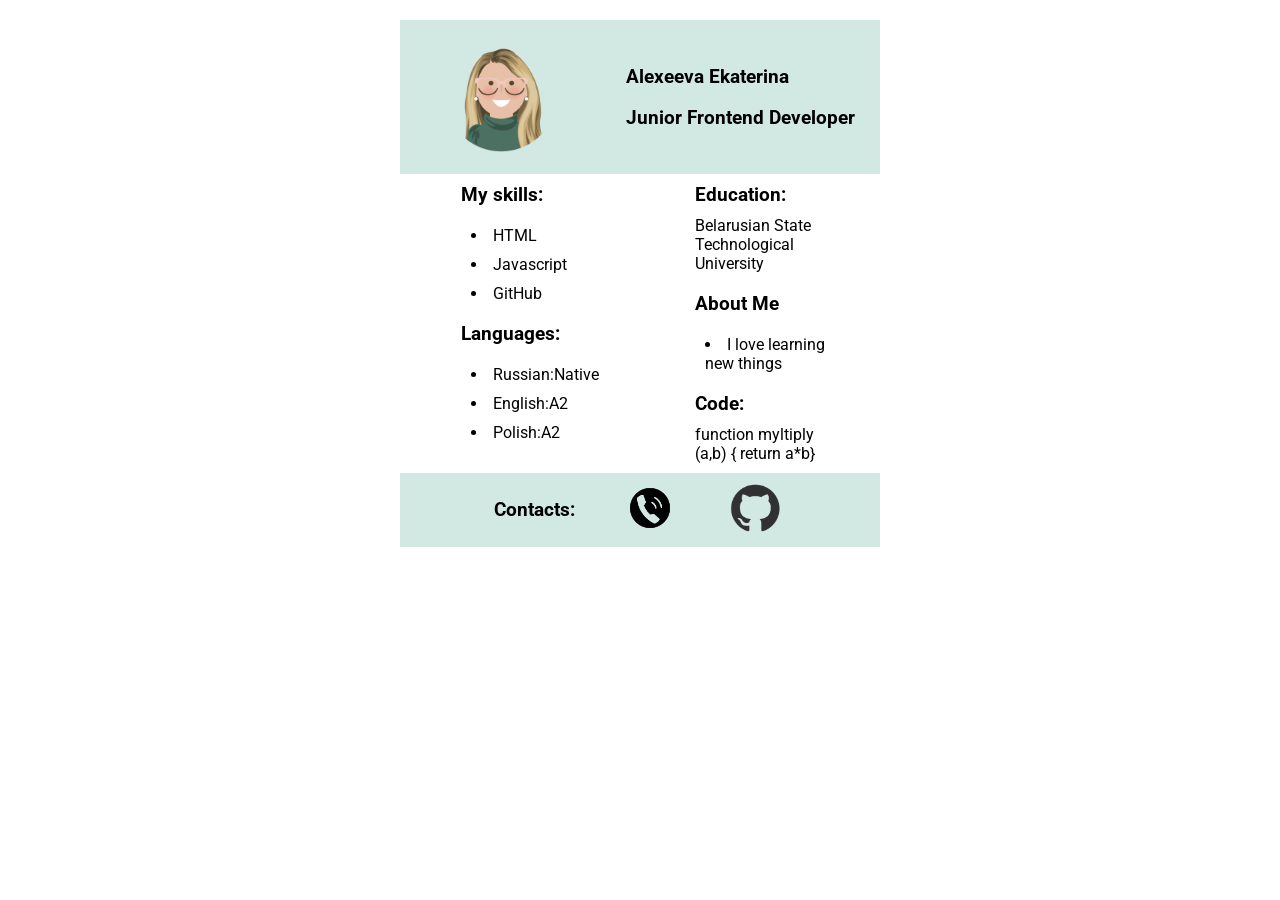
<file: index.html>
<!DOCTYPE html>
<html lang="en">


<head>
    <meta http-equiv="Content-Type" content="text/html; charset=utf-8">
    <title>CV Alexeeva</title>
    <link href="https://fonts.googleapis.com/css2?family=Roboto:ital,wght@0,100;0,400;0,500;1,100&display=swap"
        rel="stylesheet">
    <link rel="stylesheet" href="style.css">
</head>

<body>
    <div class="container-column">
        <div class="container-row">
            <div><img class="small-img" src="./images/ava1.png" alt="avatarka"></div>
            <div>
                <h3>Alexeeva Ekaterina</h3> <br>
                <h3>Junior Frontend Developer</h3>
            </div>
        </div>
        <div class="column1">
            <div>
                <div class="text-block ">
                    <h3>My skills: </h3>
                    <ul>
                        <li>HTML </li>
                        <li>Javascript </li>
                        <li>GitHub </li>
                    </ul>
                </div>

                <div class="text-block ">
                    <h3>Languages: </h3>
                    <ul>
                        <li>Russian:Native</li>
                        <li>English:A2</li>
                        <li>Polish:A2</li>
                    </ul>
                </div>
            </div>
        </div>
        <div class="column2">
            <div>
                <div class="text-block ">
                    <h3>Education:</h3>
                    <p> Belarusian State Technological University</p>
                </div>
                <div class="text-block ">
                    <h3>About Me </h3>
                    <ul>
                        <li> I love learning new things </li>
                    </ul>
                </div>
                <div class="text-block ">
                    <h3> Code: </h3>
                    <div id="code">
                        <code>function myltiply (a,b)
                    { return a*b} </code>
                    </div>
                </div>
            </div>
        </div>
        <!-- grid end -->
    </div>
    <div class="text-block container-row">
        <h3> Contacts: </h3>
        <a href="tel:123-456-7890"> <img class="icons" src="./icons/phone.png" alt="phone"></a>
        <a href="https://github.com/Ekaterina12Alexeeva"> <img class="icons" src="./icons/github.png" alt="github"></a>
    </div>
</body>

</html>
</file>
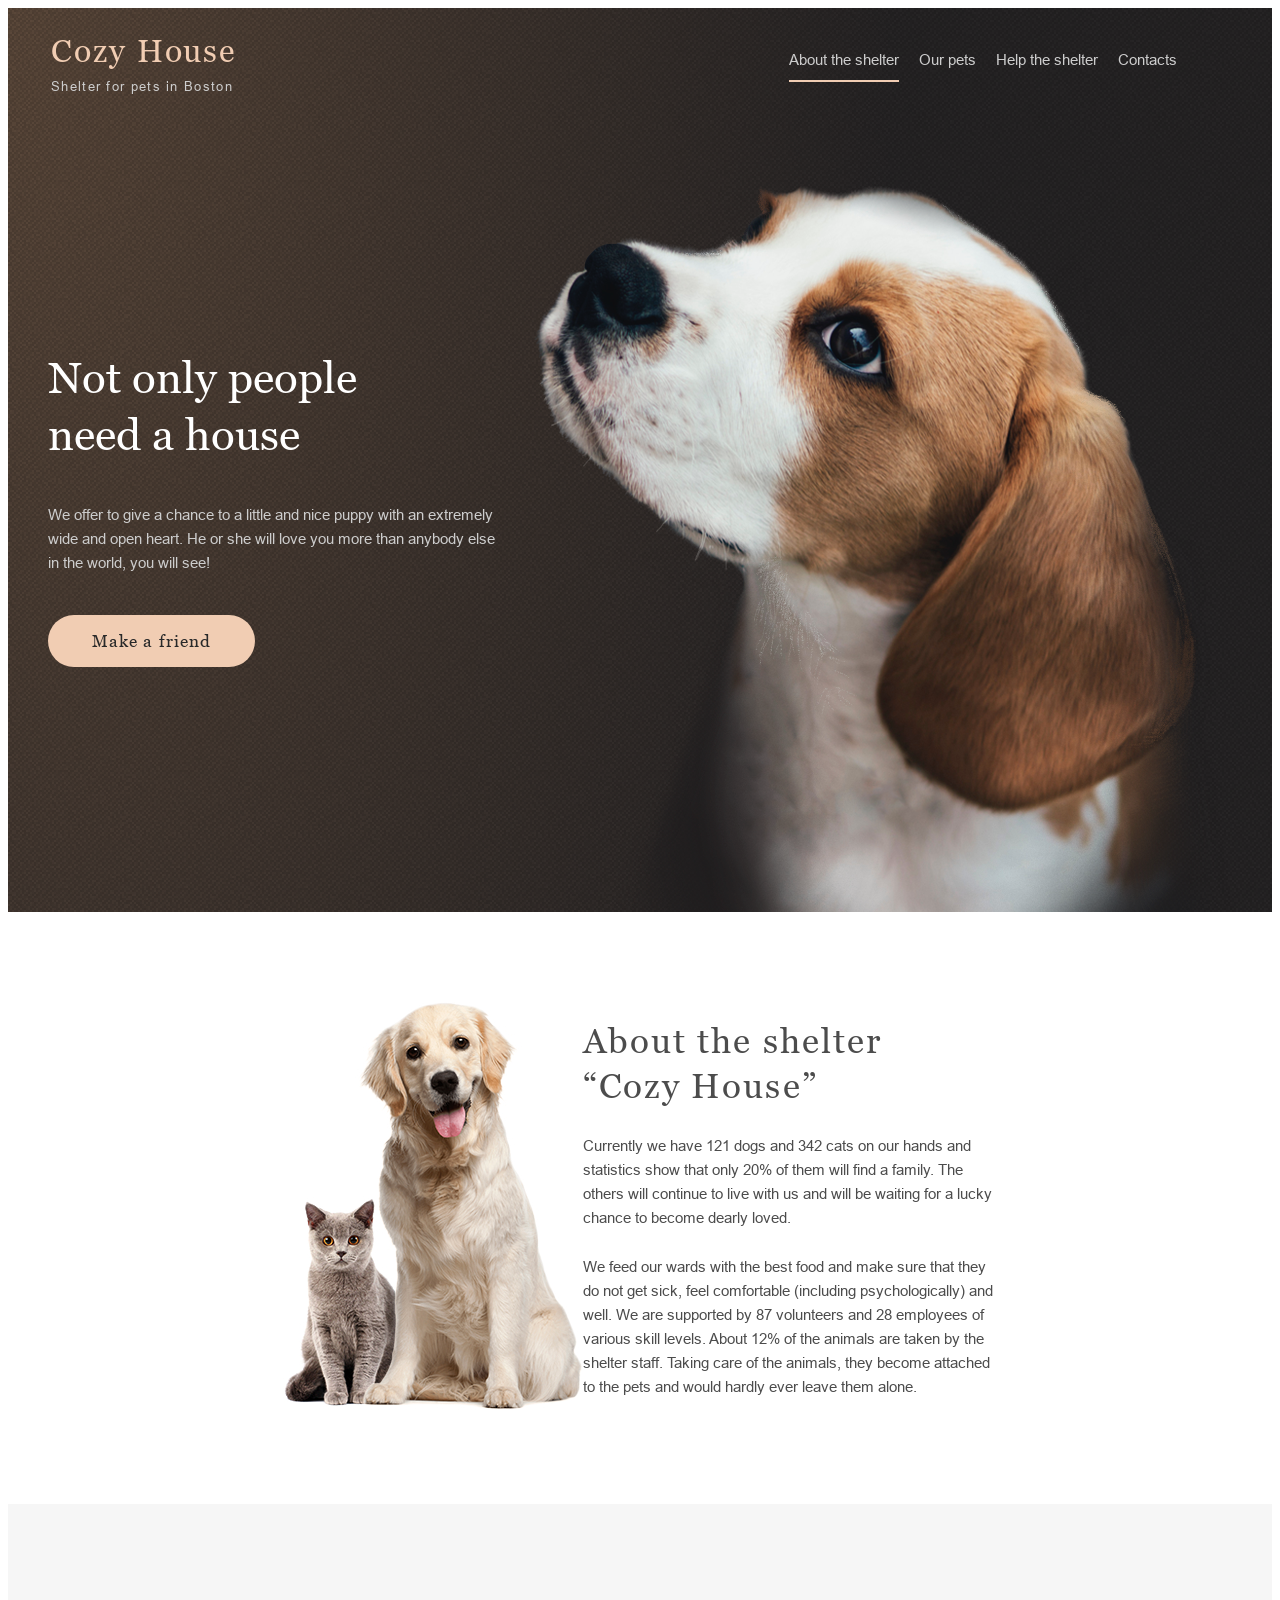
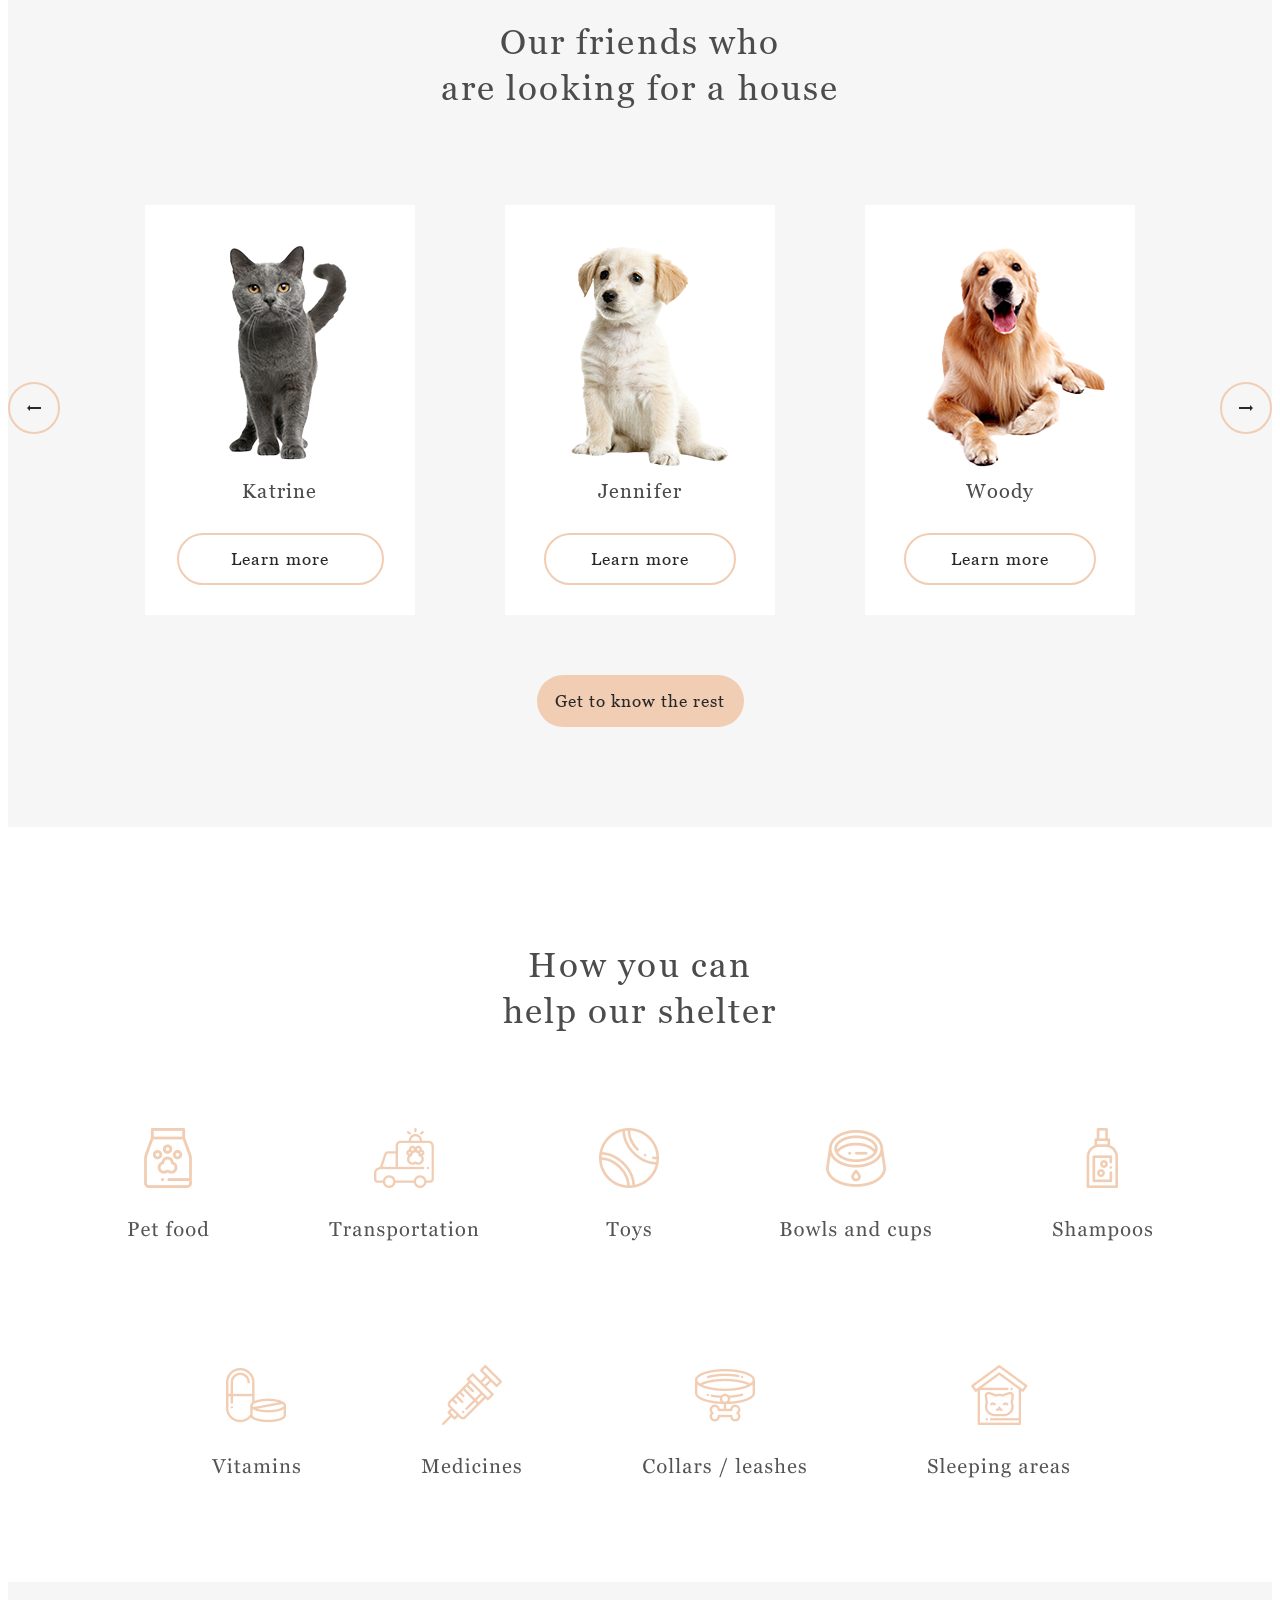
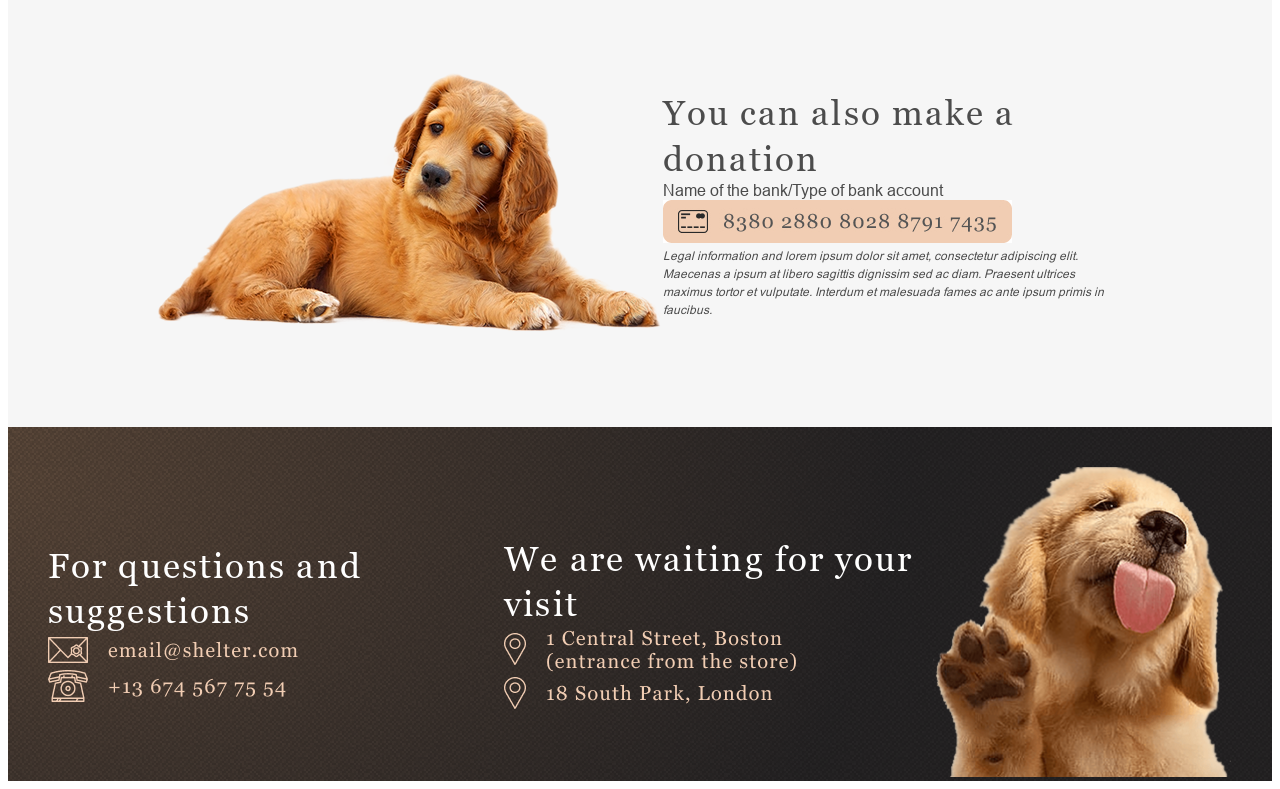
<file: shelter/index.html>
<!DOCTYPE html>
<html lang="en">
<head>
    <meta http-equiv="Content-Type" content="text/html; charset=utf-8">
    <title>Shelter</title>
    <link rel="stylesheet" href="style.css">
</head>
<body>
    <div class="container gradient">
        <section class="padding">
            <div class="header padding-header">
                <div class="header_logo color-primary">
                    <div class=" text-title">Cozy House </div>
                    <div class="header-description color-dark-s">Shelter for pets in Boston </div>
                </div>
                <div class="header-menu">
                    <ul class="menu_list color-dark-s text-title-1 f-gap ">
                        <li> About the shelter
                            <hr class=" line-width button-bgr" />
                        </li>
                        <li> Our pets </li>
                        <li> Help the shelter </li>
                        <li> Contacts </li>
                    </ul>
                </div>
            </div>
            <div class="main back-image">
                <div class=" flex-container main main-text  main-p">
                    <div class="text-1 color-light-xl"> Not only people need&nbsp;a&nbsp;house</div>

                    <div class="inner">
                        <div class="text-2 color-dark-s"> We offer to give a chance to a little and nice puppy with an
                            extremely wide and open heart. He or she will love you more than anybody else in the world,
                            you will see!</div>
                    </div>
                    <div>
                        <button class="button button-bgr" role="button">Make a friend</button>
                    </div>

                </div>
                <div class="main-image ">
                    <!-- <div><img class="" src="./images/mainimage1.png" alt="big-dog"></div> -->
                </div>
            </div>
        </section>
    </div>
    <div class="main f-center padding-y  gap-120">
        <div class="main-image2">
            <div><img class="cat-dogs" src="./images/mainimage2.jpg" alt="cat-dogs"></div>
        </div>
        <div class="about-p main main-text main-2 gap-25 color-dark-xl">

            <div class="text-3">
                About the shelter “Cozy&nbsp;House”
            </div>
            <div class="text-4">
                Currently we have 121 dogs and 342 cats on our hands and statistics show that only 20% of them
                will find
                a family. The others will continue to live with us and will be waiting for a lucky chance to
                become
                dearly loved.
            </div>
            <div class="text-5">
                We feed our wards with the best food and make sure that they do not get sick, feel comfortable
                (including psychologically) and well. We are supported by 87 volunteers and 28 employees of
                various
                skill levels. About 12% of the animals are taken by the shelter staff. Taking care of the
                animals, they
                become attached to the pets and would hardly ever leave them alone.
            </div>

        </div>
    </div>

    <div>

    </div>
    <div class="container main flex-container header-menu color-dark-xl padding-80-100 gap-60 color-light-l paddingz ">
        <div class="text-6 margin-0">
            <p>Our friends who are&nbsplooking for a house</p>
        </div>
        <div class="main  header-menu f-s-between width-100">
            <div><img class="button_arrow" src="./images/button_arrow.svg" alt="button_arrow"></div>
            <div class="main f-center header-menu gap-90 ">

                <div class="main-image3 main flex-container f-center header-menu button-bgr-white padding-30">
                    <div><img class="Katrine" src="./images/katrine.png" alt="Katrine"></div>
                    <div class="name padding-30-end">Katrine</div>
                    <div>
                        <button class="button button-bgr-white button-border" role="button">Learn more</button>
                    </div>
                </div>

                <div class="main-image3 main flex-container f-center header-menu button-bgr-white padding-30">
                    <div><img class="Jennifer button-bgr-white" src="./images/jennifer.png" alt="Jennifer"></div>
                    <div class="name padding-30-end">Jennifer</div>
                    <div class="button">
                        <button class="button button-bgr-white button-border" role="button">Learn more</button>
                    </div>
                </div>
                <div class="main-image3 main flex-container f-center header-menu button-bgr-white padding-30">
                    <div><img class="Woody button-bgr-white" src="./images/woody.png" alt="Woody"></div>
                    <div class="name padding-30-end">Woody</div>
                    <div class="button">
                        <button class="button button-bgr-white button-border" role="button">Learn more</button>
                    </div>
                </div>

            </div>
            <div><img class="button_arrow2" src="./images/button_arrow2.svg" alt="button_arrow2"></div>
        </div>

        <div>
            <button class="button button-bgr" role="button">Get to know the rest</button>
        </div>
    </div>
    <div class=" container main  flex-container header-menu m-gap color-dark-xl padding-80-100">
        <div class="text-7">
            <p>How you can help our&nbspshelter</p>
        </div>
        <div class="icons container main f-wrap help-icon ">
            <div><img class="Pet food" src="./images/Pet food.jpg" alt="Pet food"></div>
            <div><img class="Transportation" src="./images/Transportation.jpg" alt="Transportation"></div>
            <div><img class="Toys" src="./images/Toys.jpg" alt="Toys"></div>
            <div><img class="Bowls and cups" src="./images/Bowls and cups.jpg" alt="Bowls and cups"></div>
            <div><img class="Shampoos" src="./images/Shampoos.jpg" alt="Shampoos"></div>
            <div><img class="Vitamins" src="./images/Vitamins.jpg" alt="Vitamins"></div>
            <div><img class="Medicines" src="./images/Medicines.jpg" alt="Medicines"></div>
            <div><img class="leashes" src="./images/leashes.jpg" alt="leashes"></div>
            <div><img class="Sleeping area" src="./images/Sleeping area.jpg" alt="Sleeping area"></div>
        </div>

    </div>
    <div class="main container f-center padding-y color-dark-xl color-light-l">
        <div class="main-image4">
            <div><img class="donation-dog" src="./images/donation-dog.png" alt="donation-dog"></div>
        </div>
        <div class="flex-container main main-text main-2 ">
            <div class="text-8">
                You can also make a donation
            </div>
            <div class="text-9">
                Name of the bank/Type of bank account
            </div>
            <div><img class="Credit card" src="./images/Credit card.jpg" alt="Credit card"></div>
            <div class="text-10">
                Legal information and lorem ipsum dolor sit amet, consectetur adipiscing elit. Maecenas a ipsum at
                libero sagittis dignissim sed ac diam. Praesent ultrices maximus tortor et vulputate. Interdum et
                malesuada fames ac ante ipsum primis in faucibus.
            </div>
        </div>
    </div>
    <footer class="padding-40 container gradient">
        <div class="footer container main flex-flow gradient padding header-menu ">
            <div class="footer-1 ">
                <div class="text-11 color-light-xl">
                    For questions and suggestions
                </div>
                <div><img class="Mail" src="./images/Mail.png" alt="Mail"></div>
                <div><img class="Phone" src="./images/Phone.png" alt="Phone"></div>
            </div>
            <div class="footer-2">
                <div class="text-12 color-light-xl">
                    We are waiting for your visit
                </div>
                <div><img class="Boston" src="./images/Boston.png" alt="Boston"></div>
                <div><img class="London" src="./images/London.png" alt="London"></div>
            </div>
            <div class="footer-3">
                <div><img class="footer-puppy" src="./images/footer-puppy.png" alt="footer-puppy"></div>
            </div>
        </div>
    </footer>
</body>

  <script src="./index.js"></script>

</html>
</file>
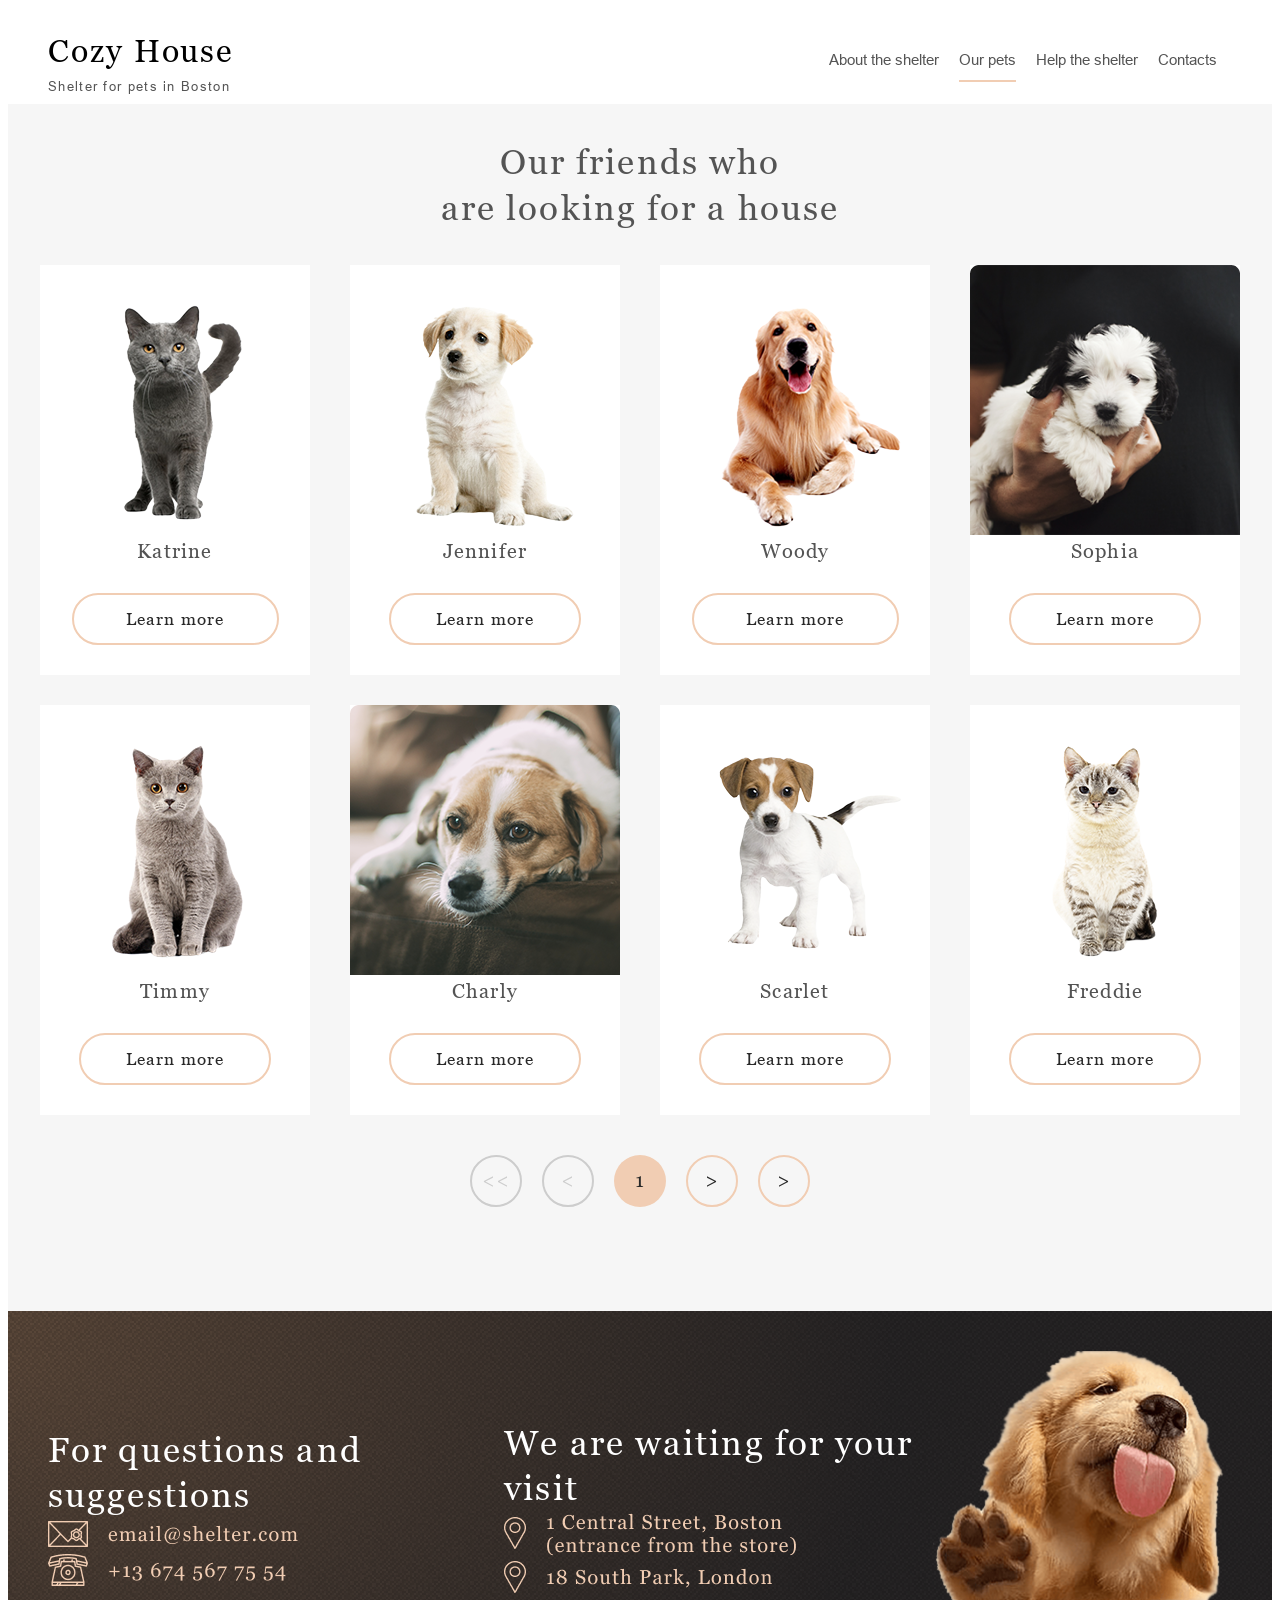
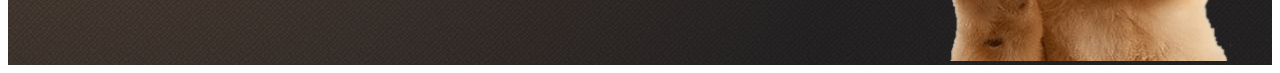
<file: shelter/index-2.html>
<!DOCTYPE html>
<html lang="en">


<head>
    <meta http-equiv="Content-Type" content="text/html; charset=utf-8">
    <title>Shelter</title>


    <link rel="stylesheet" href="style.css">
</head>

<body>

    <div class="container ">
        <div class="header">
            <div class="header_logo">
                <div class=" text-title">Cozy House </div>
                <div class="header-description color-dark-s color-dark-l">Shelter for pets in Boston </div>
            </div>
            <div class="header-menu">
                <ul class="menu_list color-dark-s text-title-1 color-dark-l f-gap">
                    <li>  About the shelter </li>
                    <li> Our pets <hr class=" line-width button-bgr"/> </li>
                    <li> Help the shelter </li>
                    <li> Contacts </li>
                </ul>
            </div>
        </div>
        <div class="container main flex-container header-menu color-dark-l color-light-l ">
            <div class="text-6">
                <p>Our friends who are&nbsplooking for a house</p>
            </div>
            <div class="main f-center header-menu f-wrap f-gap-40-30">
                <div class="main-image3 main flex-container f-center header-menu button-bgr-white padding-30">
                    <div><img class="Katrine" src="./images/katrine.png" alt="Katrine"></div>
                    <div class="name padding-30-end">Katrine</div>
                    <div>
                        <button class="button button-border button-bgr-white" role="button">Learn more</button>
                    </div>
                </div>
                <div class="main-image3 main flex-container f-center header-menu button-bgr-white padding-30">
                    <div><img class="Jennifer" src="./images/jennifer.png" alt="Jennifer"></div>
                    <div class="name padding-30-end">Jennifer</div>
                    <div class="button">
                        <button class="button button-border button-bgr-white" role="button">Learn more</button>
                    </div>
                </div>
                <div class="main-image3 main flex-container f-center header-menu button-bgr-white padding-30">
                    <div><img class="Woody" src="./images/woody.png" alt="Woody"></div>
                    <div class="name padding-30-end">Woody</div>
                    <div>
                        <button class="button button-border button-bgr-white" role="button">Learn more</button>
                    </div>
                </div>
                <div class="main-image3 main flex-container f-center header-menu button-bgr-white padding-30">
                    <div><img class="Sophia" src="./images/sophia.png" alt="Sophia"></div>
                    <div class="name padding-30-end">Sophia</div>
                    <div class="button">
                        <button class="button button-border button-bgr-white" role="button">Learn more</button>
                    </div>
                </div>
                <div class="main-image3 main flex-container f-center header-menu button-bgr-white padding-30">
                    <div><img class="Timmy" src="./images/timmy.png" alt="Timmy"></div>
                    <div class="name padding-30-end">Timmy</div>
                    <div class="button">
                        <button class="button button-border button-bgr-white" role="button">Learn more</button>
                    </div>
                </div>
                <div class="main-image3 main flex-container f-center header-menu button-bgr-white padding-30">
                    <div><img class="Charly" src="./images/charly.png" alt="Charly"></div>
                    <div class="name padding-30-end">Charly</div>
                    <div class="button">
                        <button class="button button-border button-bgr-white" role="button">Learn more</button>
                    </div>
                </div>
                <div class="main-image3 main flex-container f-center header-menu button-bgr-white padding-30">
                    <div><img class="Scarlet" src="./images/scarlet.png" alt="Scarlet"></div>
                    <div class="name padding-30-end">Scarlet</div>
                    <div class="button">
                        <button class="button button-border button-bgr-white" role="button">Learn more</button>
                    </div>
                </div>
                <div class="main-image3 main flex-container f-center header-menu button-bgr-white padding-30">
                    <div><img class="Freddie" src="./images/freddie.png" alt="Freddie"></div>
                    <div class="name padding-30-end">Freddie</div>
                    <div class="button">
                        <button class="button button-border button-bgr-white" role="button">Learn more</button>
                    </div>
                </div>
            </div>
            <div class="button-5 container main color-dark-l padding-45 gap-20">
                <div><img class="button_paginator_inactive1" src="./images/button_paginator_inactive1.svg"
                        alt="button_paginator_inactive1"></div>
                <div><img class="button_paginator_inactive2" src="./images/button_paginator_inactive2.svg"
                        alt="button_paginator_inactive2"></div>
                <div><img class="button_paginator_active3" src="./images/button_paginator_active3.svg"
                        alt="button_paginator_active3"></div>
                <div><img class="button_paginator4" src="./images/button_paginator4.svg" alt="button_paginator4"></div>
                <div><img class="button_paginator5" src="./images/button_paginator5.svg" alt="button_paginator5"></div>
            </div>
            <div class="padding-40 container gradient">
                <div class="footer container main flex-flow gradient padding header-menu ">
                    <div class="footer-1">
                        <div class="text-11 color-light-xl">
                            For questions and suggestions
                        </div>
                        <div><img class="Mail" src="./images/Mail.png" alt="Mail"></div>
                        <div><img class="Phone" src="./images/Phone.png" alt="Phone"></div>
                    </div>
                    <div class="footer-2">
                        <div class="text-12 color-light-xl">
                            We are waiting for your visit
                        </div>
                        <div><img class="Boston" src="./images/Boston.png" alt="Boston"></div>
                        <div><img class="London" src="./images/London.png" alt="London"></div>
                    </div>
                    <div class="footer-3">
                        <div><img class="footer-puppy" src="./images/footer-puppy.png" alt="footer-puppy"></div>
                    </div>
                </div>
            </div>
</body>

</html>









































</body>
</file>
<file: style.css>
* {
        margin: 0;
        padding: 0;
        box-sizing: border-box;
        font-family: 'Roboto', sans-serif;
    }
    body {
        padding: 20px 400px 20px 400px;
    }
    .text-block {
        text-align: left;
        padding: 10px 5px 10px 5px;
    }

    ul {
        padding-top: 10px;
        padding-left: 10px;
        list-style-position: inside
    }

    li {
        padding-top: 10px;

    }
    p {
        padding-top: 10px;
    }
    #code {
        padding-top: 10px;
    }
    .container-column {
        width: 100%;
        display: grid;
        grid-template-columns: repeat(2, 1fr);
    }
    .container-row {
        grid-column-start: 1;
        grid-column-end: 12;
        width: 100%;
        display: flex;
        flex-direction: row;
        align-items: center;
        justify-content: center;
        background: #d2e8e3;
        gap: 50px;
    }
    .column1 {

        grid-column: 1/2;
        display: flex;
        flex-direction: column;
        justify-content: start;
        align-items: center;
        padding-right: 30px;
        padding-left: 50px;
    }

    .column2 {
        grid-column: 2/2;
        display: flex;
        flex-direction: column;
        justify-content: start;
        align-items: center;
        padding-right: 30px;
        padding-left: 50px;
    }
    .small-img {
        height: 150px;
    }

    .icons {
        height: 50px;
    }

    .top-block {
        z-index: 100;
        background: blue;
        height: 25%;
        position: absolute;
        top: 5%;
    }
</file>
<file: shelter/style.css>
@font-face {
    font-family: 'Arial';
    font-style: normal;
    src: url(./fonts/arial/arial-italic.ttf);
    font-weight: 400;
}

@font-face {
    font-family: 'Arial';
    font-style: normal;
    src: url(./fonts/arial/arial-black.ttf);
    font-weight: 400;
}

@font-face {
    font-family: 'Arial';
    font-style: normal;
    src: url(./fonts/arial/arial-bold.ttf);
    font-weight: 400;
}

@font-face {
    font-family: 'Arial';
    font-style: normal;
    src: url(./fonts/arial/arial-bold-italic.ttf);
    font-weight: 400;
}

@font-face {
    font-family: 'Arial';
    font-style: normal;
    src: url(./fonts/arial/arial-narrow.ttf);
    font-weight: 400;
}

@font-face {
    font-family: 'Arial';
    font-style: normal;
    src: url(./fonts/arial/arial-narrow-bold.ttf);
    font-weight: 400;
}

@font-face {
    font-family: 'Arial';
    font-style: normal;
    src: url(./fonts/arial/arial-narrow-bold-italic.ttf);
    font-weight: 400;
}

@font-face {
    font-family: 'Arial';
    font-style: normal;
    src: url(./fonts/arial/arial-narrow-italic.ttf);
    font-weight: 400;
}

@font-face {
    font-family: 'Arial';
    font-style: normal;
    src: url(./fonts/arial/arial-regular.ttf);
    font-weight: 400;
}

@font-face {
    font-family: 'Georgia';
    font-style: normal;
    src: url(./fonts/georgia/georgia-bold.ttf);
    font-weight: 400;
}

@font-face {
    font-family: 'Georgia';
    font-style: normal;
    src: url(./fonts/georgia/georgia-bold-italic.ttf);
    font-weight: 400;
}

@font-face {
    font-family: 'Georgia';
    font-style: normal;
    src: url(./fonts/georgia/georgia-italic.ttf);
    font-weight: 400;
}

@font-face {
    font-family: 'Georgia';
    font-style: normal;
    src: url(./fonts/georgia/georgia-regular.ttf);
    font-weight: 400;
}

.header {
    display: flex;
    justify-content: space-between;
    align-items: center;
    padding: 25px 0px 0px 40px;
}

.main {
    display: flex;
}
.m-page{
    row-gap: 20px;
    column-gap: 20px;
    padding-bottom: 120px;

}

.flex-container {
    flex-direction: column;
    justify-content: center;
    max-width: 460px;

}

.f-a_start {
    align-items: flex-start
}

.flex-flow {
    flex-flow: row nowrap;
}

.main-text {
    font-family: 'Arial';

}
.padding-1{
    padding-left: 40px;
    padding-right: 40px
}
.padding {
    padding-left: 40px;
    padding-right: 40px;
}

.container {
    max-width: 1280px;
    margin: 0px auto;
    box-sizing: border-box
}

.menu_list {
    display: flex;
    width: 443px;

}

.header-menu {
    align-items: center;
}
.f-s-between {
    justify-content: space-between;
}
.width-100{
   width: 100%;
}

.header_logo {
    font-family: Georgia;
    font-weight: 400;
    font-size: 32px;
    line-height: 110%;
    letter-spacing: 0.06em;
}

.header-description {
    font-family: Arial;
    font-weight: 400;
    font-size: 13px;
    letter-spacing: 0.1em;
}
.back-image {
    background-image: url("./images/mainimage1.png");
    background-repeat: no-repeat;
    background-position: right bottom;
    background-size:698px;
}
.main.back-image {
    padding-top: 220px;
    padding-bottom: 245px;
}
.inner {
    padding: 20px 0px 20px 0px;
}
.main-p {
    padding-top:10px;
    padding-bottom: 0px;
    row-gap: 20px;
}
.about-p{
    flex-direction: column;
    justify-content: center;
    max-width: 415px;
}
.main-2 {
    flex-basis: 50%;
}

.f-center {
    justify-content: center;
}

.name {
    font-family: Georgia;
    font-weight: 400;
    font-size: 20px;
    letter-spacing: 0.06em;
    text-align: center;
}
.footer-3 {
    width: 300px;
    height: 310 px;
    align-self: flex-end;
}

p {
    text-align: center;
}
.f-gap {
    column-gap: 20px;
    row-gap: 60px;
}
.f-gap-40-30 {
    column-gap: 40px;
    row-gap: 30px;
}
.f-wrap {
   flex-wrap: wrap;
}

.help-icon {
    justify-content: center;
    margin-top: 60px;
    gap: 120px;
    padding: 0px 87px 0px 87px;
}

.padding-80-100 {
    padding-top: 80px;
    padding-bottom: 100px;
}
.padding-40 {
    padding: 40px 0px 0px 0px;
}
.padding-left-45 {
    padding: 0px 0px 20px 45px;
}
.padding-header {
   padding-left: 3px;
   padding-bottom: 15px;
}
.padding-30 {
    padding: 0px 0px 30px 0px;
}
.padding-30-end {
    padding: 0px 0px 30px 0px;
}
.padding-85 {
    padding: 90px 0px 0px 0px;
}

.padding-45 {
    padding: 40px 0px 100px 0px;
}
.gap-115 {
    column-gap: 115px;
}
.gap-90 {
    column-gap: 90px;
}
.gap-20 {
    column-gap: 20px;
}
.gap-25 {
    row-gap: 25px;
}
.gap-60 {
    row-gap: 60px;
}
.margin-0 {
margin: 0%;
}
.padding-y {
    padding: 90px 0px 90px 0px;
}
.gradient {
    background: url(./images/noise_transparent@2x.png), radial-gradient(70% 215.42% at 0% 0%, #5B483A 0%, #262425 100%), #211F20;
}

ul {
    list-style-type: none;
}
.color-primary {
    color: #F1CDB3;
}
.color-dark-s {
    color: #CDCDCD;
}
.color-light-xl {
    color: #FFFFFF;
}
.color-dark-l {
    color: #545454;
}
.color-dark-xl {
    color: #4C4C4C;
}
.color-light-l {
 background-color: #F6F6F6;
}
.line-width {
    height:2px;
    border-width:0;
}
.button-bgr {
    background-color: #F1CDB3;
}
.button-bgr-white {
    background-color: white !important;
}
.button-border {
    border: 2px solid #F1CDB3 !important;
}
.button {
    font-family: Georgia;
    align-items: center;
    appearance: none;
    background-size: calc(100% + 20px) calc(100% + 20px);
    border-radius: 100px;
    border-width: 0;
    box-shadow: none;
    box-sizing: border-box;
    color: #292929;
    cursor: pointer;
    display: inline-flex;
    font-size: 1rem;
    height: 52px;
    width: 207px;
    justify-content: center;
    line-height: 1.5;
    padding: 15px 45px;
    position: relative;
    text-align: center;
    text-decoration: none;
    transition: background-color .2s, background-position .2s;
    user-select: none;
    -webkit-user-select: none;
    touch-action: manipulation;
    vertical-align: top;
    white-space: nowrap;
    /* background-color: white; */
}

.button-21:active,
.button-21:focus {
    outline: none;
}

.button-21:hover {
    background-position: -20px -20px;
}

/* .button-21:focus:not(:active) {
    box-shadow: rgba(40, 170, 255, 0.25) 0 0 0 .125em;
  } */

  .text-title {
    font-family: Georgia;
    font-weight: 400;
    font-size: 32px;
    line-height: 110%;
    letter-spacing: 0.06em;
}

.text-title-1 {
    font-family: Arial;
    font-weight: 400;
    font-size: 15px;
    line-height: 160%;
}

.text-1 {
    font-family: Georgia;
    font-weight: 400;
    font-size: 44px;
    line-height: 130%;

}

.text-2 {
    font-family: Arial;
    font-weight: 400;
    font-size: 15px;
    line-height: 160%;
}

.button {
    font-family: Georgia;
    font-weight: 400;
    font-size: 17px;
    line-height: 130%;
    letter-spacing: 0.06em;
}

.text-3 {
    font-family: Georgia;
    font-weight: 400;
    font-size: 35px;
    line-height: 130%;
    letter-spacing: 0.06em;
}

.text-4 {
    font-family: Arial;
    font-weight: 400;
    font-size: 15px;
    line-height: 160%;
}

.text-5 {
    font-family: Arial;
    font-weight: 400;
    font-size: 15px;
    line-height: 160%;
}

.text-6 {
    font-family: Georgia;
    font-weight: 400;
    font-size: 35px;
    line-height: 130%;
    letter-spacing: 0.06em;
    max-width: 400px;

}

.text-7 {
    font-family: Georgia;
    font-weight: 400;
    font-size: 35px;
    line-height: 130%;
    letter-spacing: 0.06em;
    max-width: 308px;
}

.text-8 {
    font-family: Georgia;
    font-weight: 400;
    font-size: 35px;
    line-height: 130%;
    letter-spacing: 0.06em;
}

.text-9 {}

.text-10 {
    font-family: Arial;
    font-style: italic;
    font-weight: 400;
    font-size: 12px;
    line-height: 150%;
}

.text-11 {
    font-family: Georgia;
    font-weight: 400;
    font-size: 35px;
    line-height: 130%;
    letter-spacing: 0.06em;
}

.text-12 {
    font-family: Georgia;
    font-weight: 400;
    font-size: 35px;
    line-height: 130%;
    letter-spacing: 0.06em;
}
</file>
